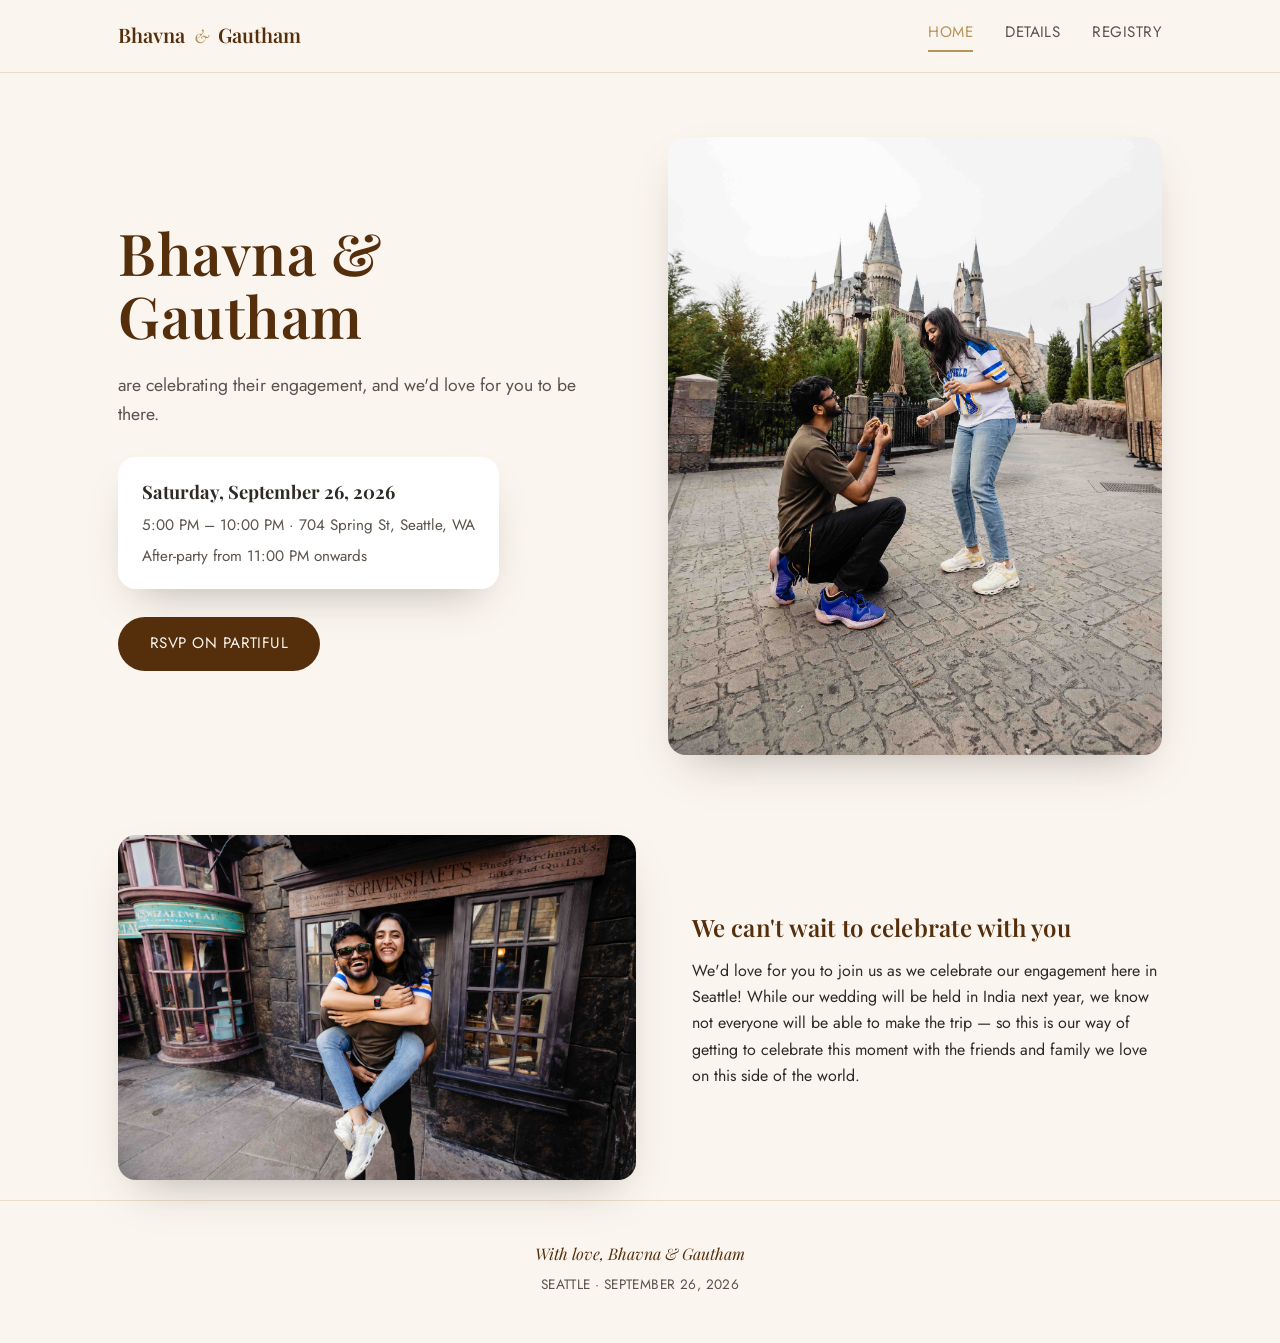
<file: index.html>
<!DOCTYPE html>
<html lang="en">
<head>
  <meta charset="UTF-8">
  <meta name="viewport" content="width=device-width, initial-scale=1.0">
  <title>Bhavna &amp; Gautham | Engagement Party</title>
  <meta name="description" content="Join Bhavna &amp; Gautham to celebrate their engagement in Seattle on September 26, 2026.">

  <meta property="og:type" content="website">
  <meta property="og:title" content="Bhavna &amp; Gautham | Engagement Party">
  <meta property="og:description" content="Join us to celebrate our engagement in Seattle! Saturday, September 26, 2026.">
  <meta property="og:image" content="https://bhavnaandgautham.com/assets/preview-image.png">
  <meta property="og:url" content="https://bhavnaandgautham.com/">
  <meta name="twitter:card" content="summary_large_image">
  <meta name="twitter:title" content="Bhavna &amp; Gautham | Engagement Party">
  <meta name="twitter:description" content="Join us to celebrate our engagement in Seattle! Saturday, September 26, 2026.">
  <meta name="twitter:image" content="https://bhavnaandgautham.com/assets/preview-image.png">

  <link rel="icon" href="data:image/svg+xml,<svg xmlns=%22http://www.w3.org/2000/svg%22 viewBox=%220 0 100 100%22><text y=%22.9em%22 font-size=%2290%22>💛</text></svg>">
  <link rel="stylesheet" href="css/style.css">
</head>
<body>

  <header class="site-header">
    <div class="nav-wrap">
      <a href="/" class="logo">Bhavna <span>&amp;</span> Gautham</a>
      <nav class="site-nav">
        <a href="/" class="nav-link active">Home</a>
        <a href="details" class="nav-link">Details</a>
        <a href="registry" class="nav-link">Registry</a>
      </nav>
      <button class="nav-toggle" aria-label="Toggle navigation">&#9776;</button>
    </div>
  </header>

  <main>
    <section class="hero">
      <div class="hero-text">
        <h1>Bhavna &amp; Gautham</h1>
        <p class="hero-tagline">are celebrating their engagement, and we'd love for you to be there.</p>
        <div class="hero-meta">
          <strong>Saturday, September 26, 2026</strong>
          <span class="meta-sub">5:00 PM &ndash; 10:00 PM &middot; 704 Spring St, Seattle, WA</span>
          <span class="meta-sub">After-party from 11:00 PM onwards</span>
        </div>
        <div>
          <a href="https://partiful.com/e/ss4hcZHMUHdsWufVCjT6" class="btn btn-primary" target="_blank" rel="noopener">RSVP on Partiful</a>
        </div>
      </div>
      <div class="hero-image">
        <img src="assets/proposal-home-page-portrait.jpeg" alt="Gautham proposing to Bhavna in front of Hogwarts castle" loading="eager">
      </div>
    </section>

    <section class="welcome">
      <div class="welcome-image">
        <img src="assets/proposal-home-page-landscape.jpeg" alt="Bhavna and Gautham laughing together after getting engaged" loading="lazy">
      </div>
      <div class="welcome-text">
        <h2>We can't wait to celebrate with you</h2>
        <p>
          We'd love for you to join us as we celebrate our engagement here in Seattle! While our wedding will be
          held in India next year, we know not everyone will be able to make the trip &mdash; so this is our way of
          getting to celebrate this moment with the friends and family we love on this side of the world.
        </p>
      </div>
    </section>
  </main>

  <footer class="site-footer">
    <p>With love, Bhavna &amp; Gautham</p>
    <p class="footer-sub">Seattle &middot; September 26, 2026</p>
  </footer>

  <script src="js/main.js"></script>
</body>
</html>
</file>
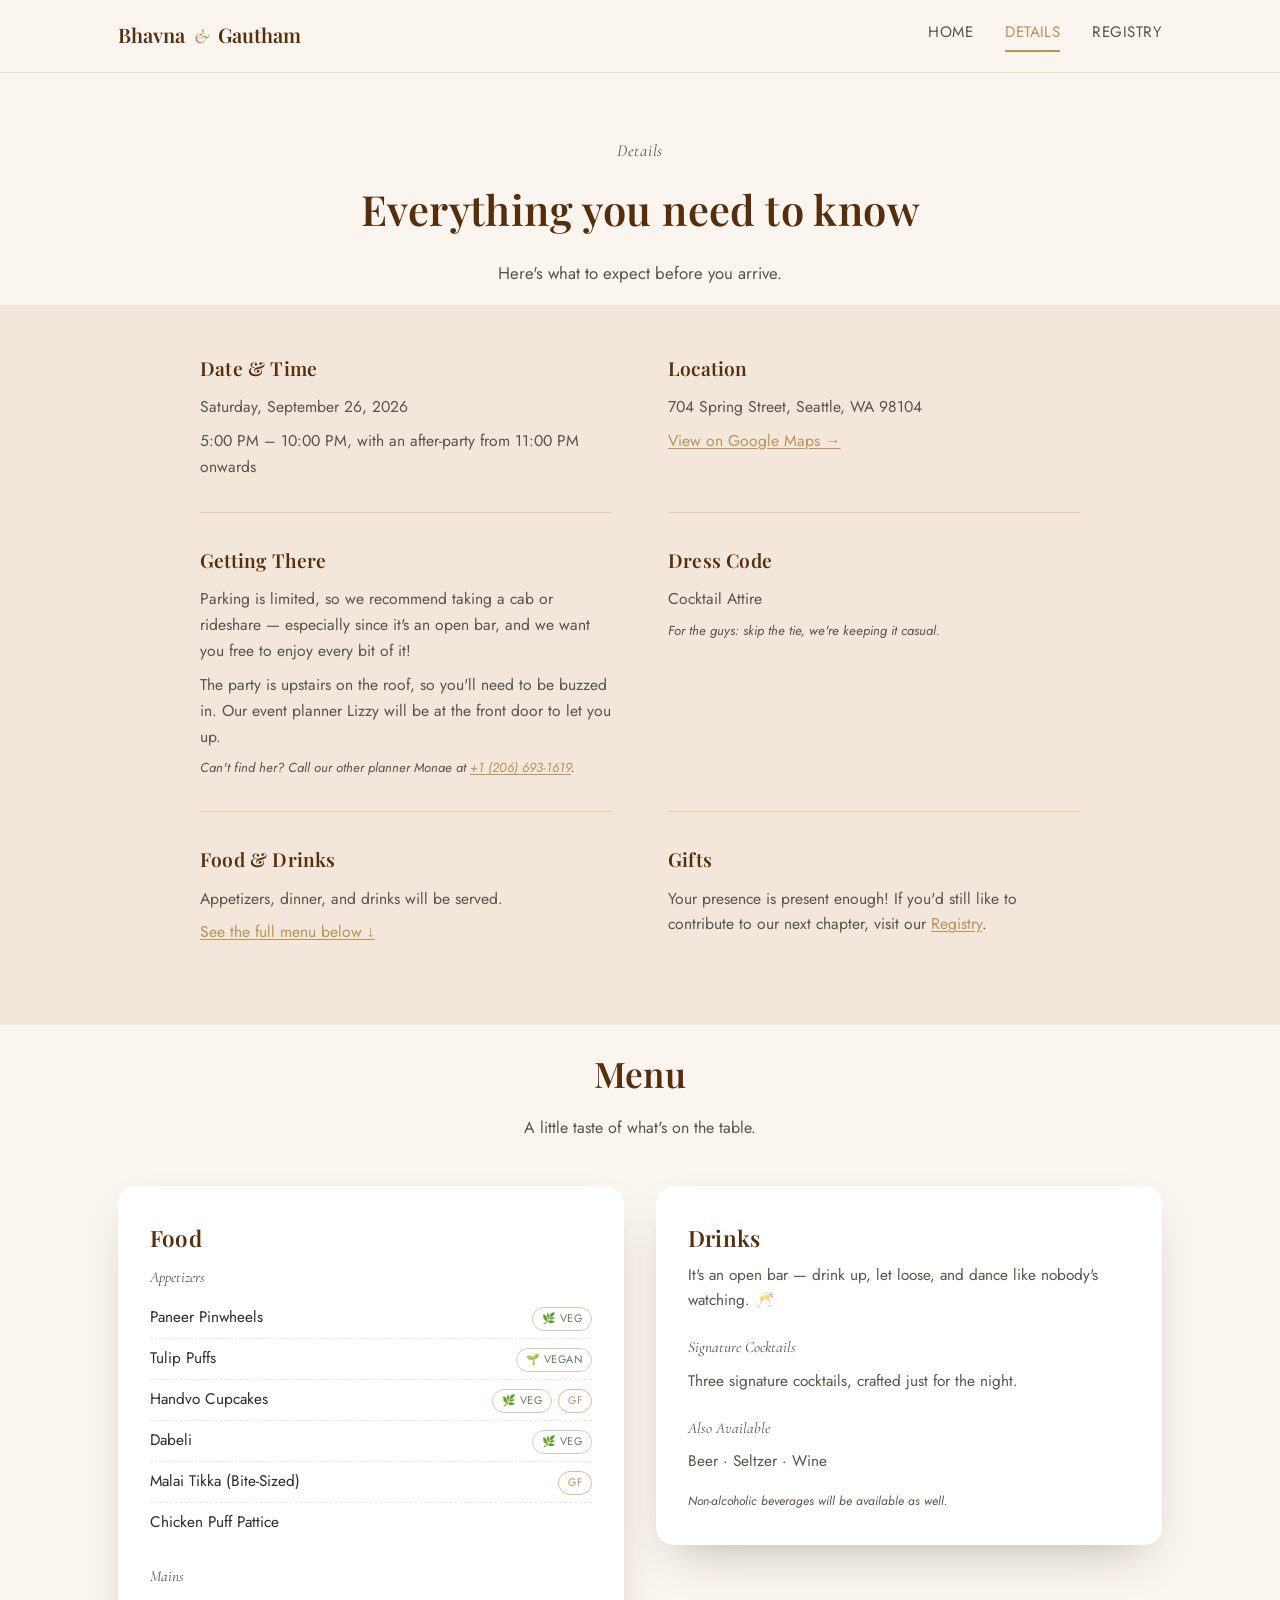
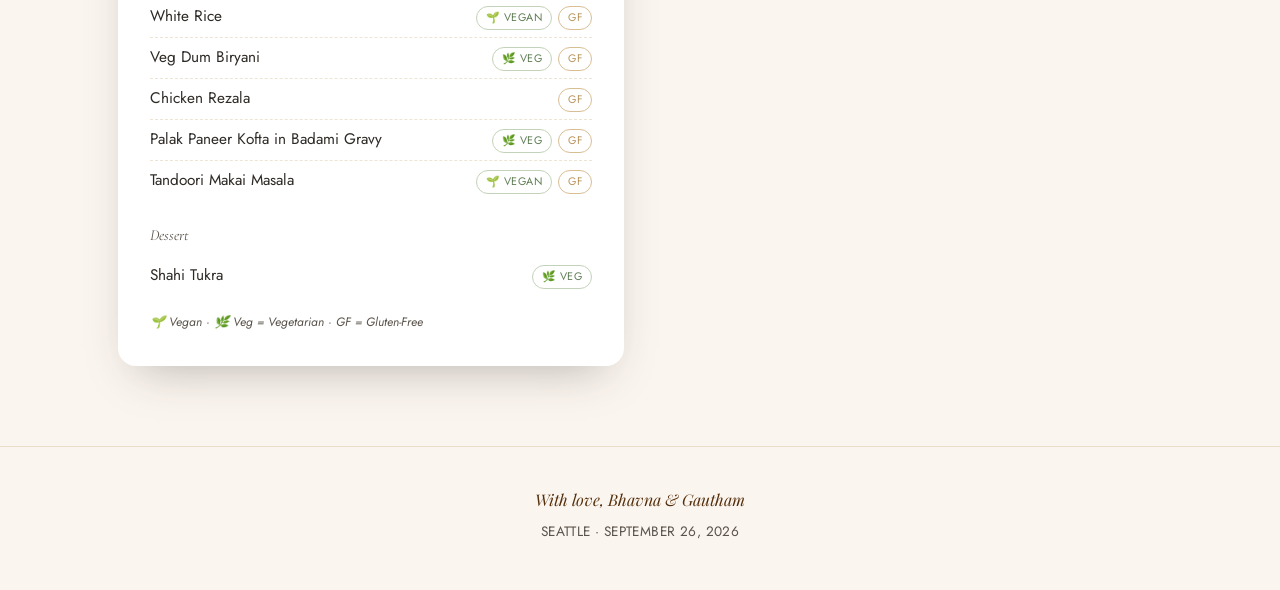
<file: details.html>
<!DOCTYPE html>
<html lang="en">
<head>
  <meta charset="UTF-8">
  <meta name="viewport" content="width=device-width, initial-scale=1.0">
  <title>Details | Bhavna &amp; Gautham</title>
  <meta name="description" content="Everything you need to know about Bhavna &amp; Gautham's engagement party.">

  <meta property="og:type" content="website">
  <meta property="og:title" content="Details | Bhavna &amp; Gautham">
  <meta property="og:description" content="Everything you need to know about Bhavna &amp; Gautham's engagement party.">
  <meta property="og:image" content="https://bhavnaandgautham.com/assets/preview-image.png">
  <meta property="og:url" content="https://bhavnaandgautham.com/details">
  <meta name="twitter:card" content="summary_large_image">
  <meta name="twitter:title" content="Details | Bhavna &amp; Gautham">
  <meta name="twitter:description" content="Everything you need to know about Bhavna &amp; Gautham's engagement party.">
  <meta name="twitter:image" content="https://bhavnaandgautham.com/assets/preview-image.png">

  <link rel="icon" href="data:image/svg+xml,<svg xmlns=%22http://www.w3.org/2000/svg%22 viewBox=%220 0 100 100%22><text y=%22.9em%22 font-size=%2290%22>💛</text></svg>">
  <link rel="stylesheet" href="css/style.css">
</head>
<body>

  <header class="site-header">
    <div class="nav-wrap">
      <a href="/" class="logo">Bhavna <span>&amp;</span> Gautham</a>
      <nav class="site-nav">
        <a href="/" class="nav-link">Home</a>
        <a href="details" class="nav-link active">Details</a>
        <a href="registry" class="nav-link">Registry</a>
      </nav>
      <button class="nav-toggle" aria-label="Toggle navigation">&#9776;</button>
    </div>
  </header>

  <main>
    <section class="page-intro">
      <p class="eyebrow">Details</p>
      <h1>Everything you need to know</h1>
      <p>Here's what to expect before you arrive.</p>
    </section>

    <section class="details">
      <div class="container">
        <div class="details-list">

          <div class="detail-row">
            <div class="detail-label">
              <h3>Date &amp; Time</h3>
            </div>
            <div class="detail-content">
              <p>Saturday, September 26, 2026</p>
              <p>5:00 PM &ndash; 10:00 PM, with an after-party from 11:00 PM onwards</p>
            </div>
          </div>

          <div class="detail-row">
            <div class="detail-label">
              <h3>Location</h3>
            </div>
            <div class="detail-content">
              <p>704 Spring Street, Seattle, WA 98104</p>
              <p><a href="https://maps.app.goo.gl/84meGkMfRiw7cYow9" target="_blank" rel="noopener">View on Google Maps &rarr;</a></p>
            </div>
          </div>

          <div class="detail-row">
            <div class="detail-label">
              <h3>Getting There</h3>
            </div>
            <div class="detail-content">
              <p>Parking is limited, so we recommend taking a cab or rideshare &mdash; especially since it's an open bar, and we want you free to enjoy every bit of it!</p>
              <p>The party is upstairs on the roof, so you'll need to be buzzed in. Our event planner Lizzy will be at the front door to let you up.</p>
              <p class="footnote">Can't find her? Call our other planner Monae at <a href="tel:+12066931619">+1 (206) 693-1619</a>.</p>
            </div>
          </div>

          <div class="detail-row">
            <div class="detail-label">
              <h3>Dress Code</h3>
            </div>
            <div class="detail-content">
              <p>Cocktail Attire</p>
              <p class="footnote">For the guys: skip the tie, we're keeping it casual.</p>
            </div>
          </div>

          <div class="detail-row">
            <div class="detail-label">
              <h3>Food &amp; Drinks</h3>
            </div>
            <div class="detail-content">
              <p>Appetizers, dinner, and drinks will be served.</p>
              <p><a href="#menu">See the full menu below &darr;</a></p>
            </div>
          </div>

          <div class="detail-row">
            <div class="detail-label">
              <h3>Gifts</h3>
            </div>
            <div class="detail-content">
              <p>Your presence is present enough! If you'd still like to contribute to our next chapter, visit our <a href="registry">Registry</a>.</p>
            </div>
          </div>

        </div>
      </div>
    </section>

    <section class="menu-section" id="menu">
      <div class="container">
        <h2>Menu</h2>
        <p class="section-sub">A little taste of what's on the table.</p>
        <div class="menu-grid">

          <div class="menu-card">
            <h3>Food</h3>

            <p class="menu-subhead">Appetizers</p>
            <ul class="menu-list">
              <li><span>Paneer Pinwheels</span><span class="tags"><span class="diet-tag tag-veg">🌿 Veg</span></span></li>
              <li><span>Tulip Puffs</span><span class="tags"><span class="diet-tag tag-vegan">🌱 Vegan</span></span></li>
              <li><span>Handvo Cupcakes</span><span class="tags"><span class="diet-tag tag-veg">🌿 Veg</span><span class="diet-tag">GF</span></span></li>
              <li><span>Dabeli</span><span class="tags"><span class="diet-tag tag-veg">🌿 Veg</span></span></li>
              <li><span>Malai Tikka (Bite-Sized)</span><span class="tags"><span class="diet-tag">GF</span></span></li>
              <li><span>Chicken Puff Pattice</span></li>
            </ul>

            <p class="menu-subhead">Mains</p>
            <ul class="menu-list">
              <li><span>White Rice</span><span class="tags"><span class="diet-tag tag-vegan">🌱 Vegan</span><span class="diet-tag">GF</span></span></li>
              <li><span>Veg Dum Biryani</span><span class="tags"><span class="diet-tag tag-veg">🌿 Veg</span><span class="diet-tag">GF</span></span></li>
              <li><span>Chicken Rezala</span><span class="tags"><span class="diet-tag">GF</span></span></li>
              <li><span>Palak Paneer Kofta in Badami Gravy</span><span class="tags"><span class="diet-tag tag-veg">🌿 Veg</span><span class="diet-tag">GF</span></span></li>
              <li><span>Tandoori Makai Masala</span><span class="tags"><span class="diet-tag tag-vegan">🌱 Vegan</span><span class="diet-tag">GF</span></span></li>
            </ul>

            <p class="menu-subhead">Dessert</p>
            <ul class="menu-list">
              <li><span>Shahi Tukra</span><span class="tags"><span class="diet-tag tag-veg">🌿 Veg</span></span></li>
            </ul>

            <p class="menu-note">🌱 Vegan &middot; 🌿 Veg = Vegetarian &middot; GF = Gluten-Free</p>
          </div>

          <div class="menu-card">
            <h3>Drinks</h3>
            <p>It's an open bar &mdash; drink up, let loose, and dance like nobody's watching. 🥂</p>

            <p class="menu-subhead">Signature Cocktails</p>
            <p>Three signature cocktails, crafted just for the night.</p>

            <p class="menu-subhead">Also Available</p>
            <p>Beer &middot; Seltzer &middot; Wine</p>
            <p class="menu-note">Non-alcoholic beverages will be available as well.</p>
          </div>

        </div>
      </div>
    </section>
  </main>

  <footer class="site-footer">
    <p>With love, Bhavna &amp; Gautham</p>
    <p class="footer-sub">Seattle &middot; September 26, 2026</p>
  </footer>

  <script src="js/main.js"></script>
</body>
</html>
</file>
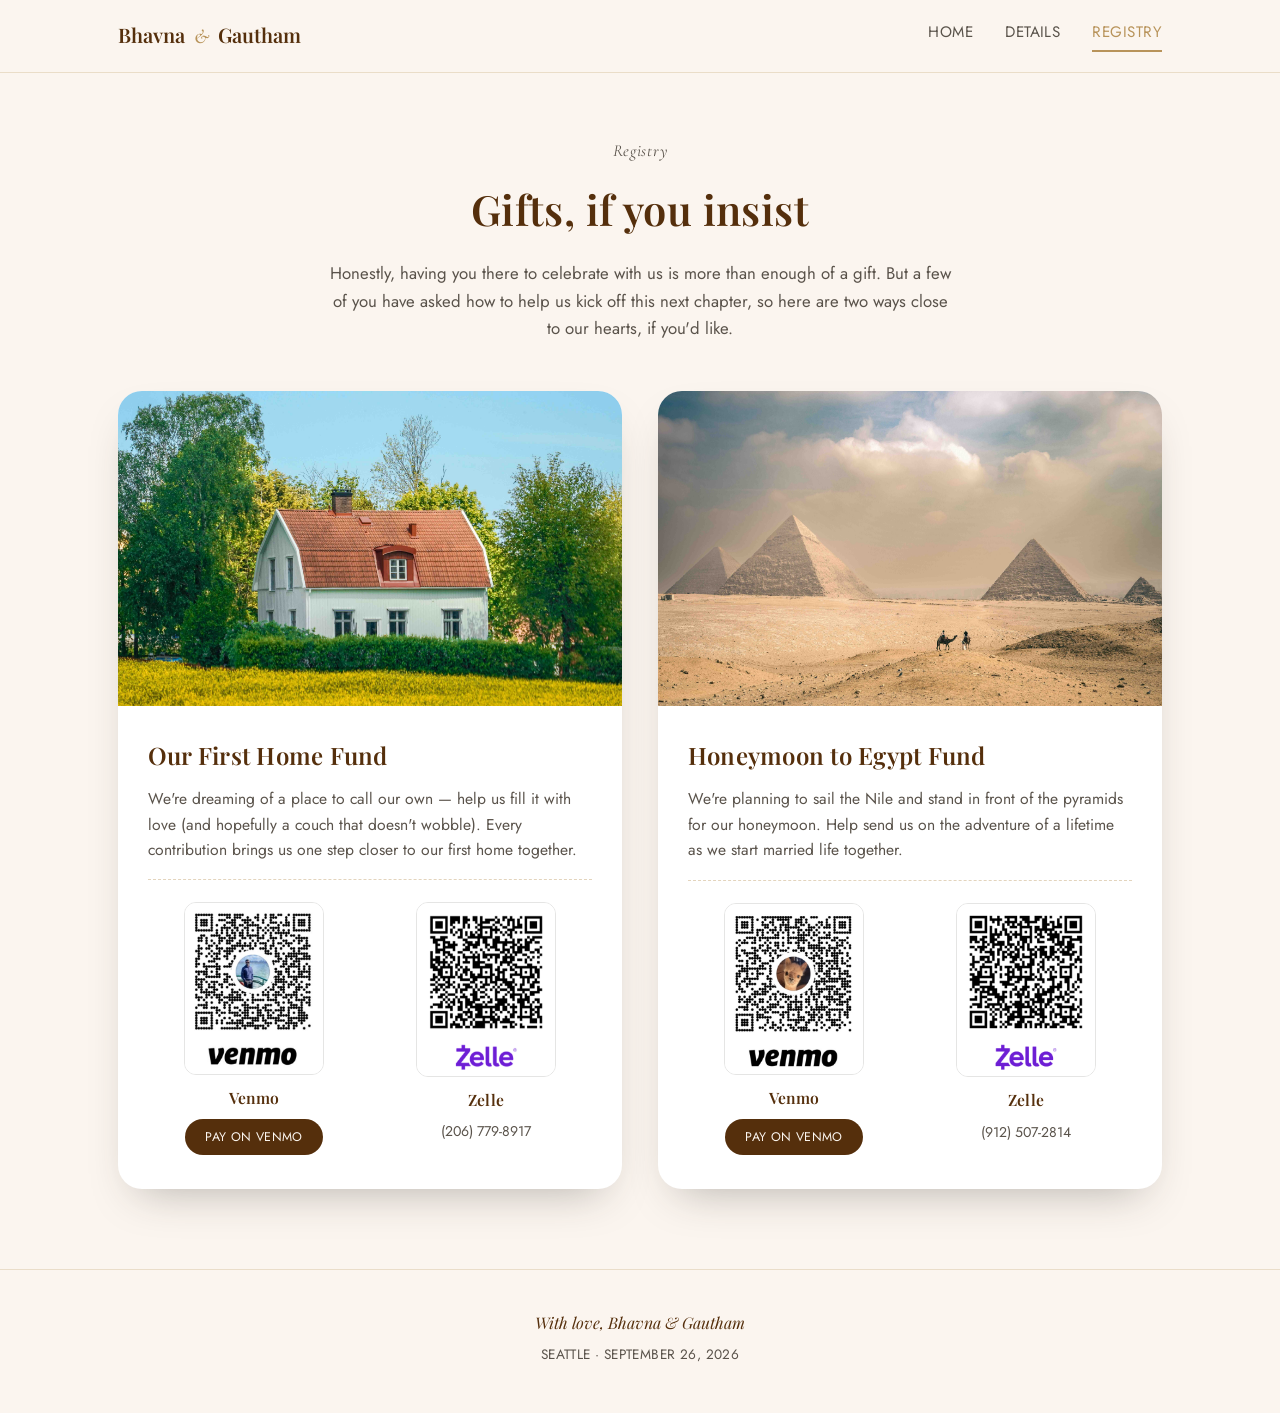
<file: registry.html>
<!DOCTYPE html>
<html lang="en">
<head>
  <meta charset="UTF-8">
  <meta name="viewport" content="width=device-width, initial-scale=1.0">
  <title>Registry | Bhavna &amp; Gautham</title>
  <meta name="description" content="Ways to help Bhavna &amp; Gautham celebrate their next chapter.">

  <meta property="og:type" content="website">
  <meta property="og:title" content="Registry | Bhavna &amp; Gautham">
  <meta property="og:description" content="Ways to help Bhavna &amp; Gautham celebrate their next chapter.">
  <meta property="og:image" content="https://bhavnaandgautham.com/assets/preview-image.png">
  <meta property="og:url" content="https://bhavnaandgautham.com/registry">
  <meta name="twitter:card" content="summary_large_image">
  <meta name="twitter:title" content="Registry | Bhavna &amp; Gautham">
  <meta name="twitter:description" content="Ways to help Bhavna &amp; Gautham celebrate their next chapter.">
  <meta name="twitter:image" content="https://bhavnaandgautham.com/assets/preview-image.png">

  <link rel="icon" href="data:image/svg+xml,<svg xmlns=%22http://www.w3.org/2000/svg%22 viewBox=%220 0 100 100%22><text y=%22.9em%22 font-size=%2290%22>💛</text></svg>">
  <link rel="stylesheet" href="css/style.css">
</head>
<body>

  <header class="site-header">
    <div class="nav-wrap">
      <a href="/" class="logo">Bhavna <span>&amp;</span> Gautham</a>
      <nav class="site-nav">
        <a href="/" class="nav-link">Home</a>
        <a href="details" class="nav-link">Details</a>
        <a href="registry" class="nav-link active">Registry</a>
      </nav>
      <button class="nav-toggle" aria-label="Toggle navigation">&#9776;</button>
    </div>
  </header>

  <main>
    <section class="page-intro">
      <p class="eyebrow">Registry</p>
      <h1>Gifts, if you insist</h1>
      <p>
        Honestly, having you there to celebrate with us is more than enough of a gift. But a few of you have
        asked how to help us kick off this next chapter, so here are two ways close to our hearts, if you'd like.
      </p>
    </section>

    <section class="registry-grid">

      <div class="registry-card">
        <div class="registry-image">
          <img src="assets/registry-home.jpeg" alt="A charming house in a countryside field" loading="lazy">
        </div>
        <div class="registry-body">
          <h2>Our First Home Fund</h2>
          <p>
            We're dreaming of a place to call our own &mdash; help us fill it with love (and hopefully a couch
            that doesn't wobble). Every contribution brings us one step closer to our first home together.
          </p>
          <div class="payment-methods">
            <div class="payment-method">
              <img src="assets/gautham-venmo.png" alt="Venmo QR code for Gautham">
              <h4>Venmo</h4>
              <a href="https://venmo.com/u/Gautham-K" class="btn btn-primary" target="_blank" rel="noopener">Pay on Venmo</a>
            </div>
            <div class="payment-method">
              <img src="assets/gautham-zelle.png" alt="Zelle QR code for Gautham">
              <h4>Zelle</h4>
              <p>(206) 779-8917</p>
            </div>
          </div>
        </div>
      </div>

      <div class="registry-card">
        <div class="registry-image">
          <img src="assets/registery-egypt.jpeg" alt="The pyramids of Giza in Egypt" loading="lazy">
        </div>
        <div class="registry-body">
          <h2>Honeymoon to Egypt Fund</h2>
          <p>
            We're planning to sail the Nile and stand in front of the pyramids for our honeymoon. Help send us
            on the adventure of a lifetime as we start married life together.
          </p>
          <div class="payment-methods">
            <div class="payment-method">
              <img src="assets/bhavna-venmo.png" alt="Venmo QR code for Bhavna">
              <h4>Venmo</h4>
              <a href="https://venmo.com/u/Bhavna-Bhavanishankar" class="btn btn-primary" target="_blank" rel="noopener">Pay on Venmo</a>
            </div>
            <div class="payment-method">
              <img src="assets/bhavna-zelle.png" alt="Zelle QR code for Bhavna">
              <h4>Zelle</h4>
              <p>(912) 507-2814</p>
            </div>
          </div>
        </div>
      </div>

    </section>
  </main>

  <footer class="site-footer">
    <p>With love, Bhavna &amp; Gautham</p>
    <p class="footer-sub">Seattle &middot; September 26, 2026</p>
  </footer>

  <script src="js/main.js"></script>
</body>
</html>
</file>
<file: css/style.css>
@import url('https://fonts.googleapis.com/css2?family=Playfair+Display:ital,wght@0,500;0,600;0,700;1,500&family=Cormorant+Garamond:ital,wght@0,500;1,500&family=Jost:wght@300;400;500;600&display=swap');

:root {
  --cream: #fbf5ef;
  --cream-dark: #f2e7da;
  --charcoal: #2e2a26;
  --charcoal-soft: #5a534b;
  --gold: #b8935a;
  --gold-light: #d9be94;
  --blush: #e7b9b0;
  --terracotta: #c07856;
  --sage: #5f7d54;
  --sage-light: #c3d3b9;
  --taupe: #552f0c;
  --white: #ffffff;
  --shadow: 0 20px 45px -20px rgba(46, 42, 38, 0.35);
  --radius: 18px;
  --max-width: 1100px;
}

* { box-sizing: border-box; }

html { scroll-behavior: smooth; }

body {
  margin: 0;
  font-family: 'Jost', sans-serif;
  background: var(--cream);
  color: var(--charcoal);
  line-height: 1.65;
  -webkit-font-smoothing: antialiased;
}

h1, h2, h3, h4 {
  font-family: 'Playfair Display', serif;
  font-weight: 600;
  color: var(--taupe);
  margin: 0 0 0.4em;
  letter-spacing: 0.01em;
}

p { margin: 0 0 1em; }

a { color: inherit; }

img { max-width: 100%; display: block; }

.container {
  max-width: var(--max-width);
  margin: 0 auto;
  padding: 0 28px;
}

.eyebrow {
  font-family: 'Cormorant Garamond', serif;
  font-style: italic;
  font-size: 1.35rem;
  color: var(--gold);
  letter-spacing: 0.04em;
  margin-bottom: 0.6em;
}

/* Header / Nav */
.site-header {
  position: sticky;
  top: 0;
  z-index: 50;
  background: rgba(251, 245, 239, 0.9);
  backdrop-filter: blur(8px);
  border-bottom: 1px solid rgba(184, 147, 90, 0.25);
}

.nav-wrap {
  max-width: var(--max-width);
  margin: 0 auto;
  padding: 18px 28px;
  display: flex;
  align-items: center;
  justify-content: space-between;
}

.logo {
  font-family: 'Playfair Display', serif;
  font-size: 1.25rem;
  font-weight: 600;
  text-decoration: none;
  color: var(--taupe);
  transition: color 0.2s;
}

.logo:hover {
  color: var(--gold);
}

.logo span {
  color: var(--gold);
  font-style: italic;
  font-family: 'Cormorant Garamond', serif;
  margin: 0 4px;
}

.site-nav {
  display: flex;
  gap: 32px;
}

.nav-link {
  text-decoration: none;
  color: var(--charcoal-soft);
  font-size: 0.95rem;
  letter-spacing: 0.03em;
  text-transform: uppercase;
  padding-bottom: 4px;
  border-bottom: 2px solid transparent;
  transition: color 0.2s, border-color 0.2s;
}

.nav-link:hover,
.nav-link.active {
  color: var(--gold);
  border-color: var(--gold);
}

/* Buttons */
.btn {
  display: inline-block;
  padding: 14px 32px;
  border-radius: 999px;
  text-decoration: none;
  font-size: 0.95rem;
  letter-spacing: 0.03em;
  text-transform: uppercase;
  transition: transform 0.2s, box-shadow 0.2s, background 0.2s;
}

.btn-primary {
  background: var(--taupe);
  color: var(--cream);
}

.btn-primary:hover {
  background: var(--gold);
  transform: translateY(-2px);
  box-shadow: var(--shadow);
}

.btn-outline {
  border: 1.5px solid var(--charcoal);
  color: var(--charcoal);
}

.btn-outline:hover {
  background: var(--charcoal);
  color: var(--cream);
}

/* Hero */
.hero {
  display: grid;
  grid-template-columns: 1fr 1fr;
  gap: 56px;
  align-items: center;
  max-width: var(--max-width);
  margin: 0 auto;
  padding: 64px 28px 40px;
}

.hero-text h1 {
  font-size: clamp(2.4rem, 5vw, 3.6rem);
  line-height: 1.1;
}

.hero-tagline {
  font-size: 1.1rem;
  color: var(--charcoal-soft);
  margin-bottom: 1.6em;
}

.hero-meta {
  background: var(--white);
  border-radius: var(--radius);
  padding: 20px 24px;
  margin-bottom: 28px;
  box-shadow: var(--shadow);
  display: inline-flex;
  flex-direction: column;
  gap: 6px;
}

.hero-meta strong {
  font-family: 'Playfair Display', serif;
  font-size: 1.15rem;
}

.hero-meta .meta-sub {
  color: var(--charcoal-soft);
  font-size: 0.95rem;
}

.hero-image img {
  border-radius: var(--radius);
  box-shadow: var(--shadow);
  aspect-ratio: 4 / 5;
  object-fit: cover;
  width: 100%;
}

/* Welcome / story section */
.welcome {
  display: grid;
  grid-template-columns: 1.1fr 1fr;
  gap: 56px;
  align-items: center;
  max-width: var(--max-width);
  margin: 40px auto 20px;
  padding: 0 28px;
}

.welcome-image img {
  border-radius: var(--radius);
  box-shadow: var(--shadow);
  aspect-ratio: 3 / 2;
  object-fit: cover;
  width: 100%;
}

/* Details section */
.details {
  background: var(--cream-dark);
  padding: 48px 0 80px;
}

.section-sub {
  text-align: center;
  color: var(--charcoal-soft);
  max-width: 560px;
  margin: 0 auto 44px;
}

.details-list {
  display: grid;
  grid-template-columns: 1fr 1fr;
  column-gap: 56px;
  max-width: 880px;
  margin: 0 auto;
}

.detail-row {
  padding: 32px 0;
  border-bottom: 1px solid rgba(184, 147, 90, 0.35);
}

.detail-row:nth-child(-n+2) { padding-top: 0; }
.detail-row:nth-last-child(-n+2) { border-bottom: none; padding-bottom: 0; }

.detail-label {
  margin-bottom: 10px;
}

.detail-label h3 {
  margin: 0;
  font-size: 1.2rem;
}

.detail-content p {
  color: var(--charcoal-soft);
  font-size: 0.98rem;
  margin-bottom: 0.5em;
}

.detail-content p:last-child { margin-bottom: 0; }

.detail-content .footnote {
  font-size: 0.82rem;
  font-style: italic;
}

.detail-content a {
  color: var(--gold);
  text-decoration: underline;
  text-underline-offset: 2px;
}

.detail-content a:hover { color: var(--terracotta); }

/* Menu section */
.menu-section {
  padding: 20px 0 80px;
}

.menu-section .container > h2 {
  text-align: center;
  font-size: 2.2rem;
  margin-bottom: 12px;
}

.menu-grid {
  display: grid;
  grid-template-columns: 1fr 1fr;
  gap: 32px;
  align-items: start;
}

.menu-card {
  background: var(--white);
  border-radius: var(--radius);
  padding: 34px 32px;
  box-shadow: var(--shadow);
}

.menu-card h3 {
  font-size: 1.4rem;
  margin-bottom: 6px;
}

.menu-subhead {
  font-family: 'Cormorant Garamond', serif;
  font-style: italic;
  color: var(--gold);
  font-size: 1.05rem;
  margin: 22px 0 8px;
}

.menu-card > .menu-subhead:first-of-type { margin-top: 8px; }

.menu-list {
  list-style: none;
  margin: 0;
  padding: 0;
}

.menu-list li {
  display: flex;
  justify-content: space-between;
  align-items: baseline;
  gap: 12px;
  padding: 7px 0;
  border-bottom: 1px dashed rgba(184, 147, 90, 0.25);
  font-size: 0.96rem;
  color: var(--charcoal);
}

.menu-list li:last-child { border-bottom: none; }

.tags {
  display: flex;
  gap: 6px;
  flex-shrink: 0;
}

.diet-tag {
  font-size: 0.68rem;
  text-transform: uppercase;
  letter-spacing: 0.04em;
  color: var(--gold);
  border: 1px solid var(--gold-light);
  border-radius: 999px;
  padding: 2px 9px;
  flex-shrink: 0;
  white-space: nowrap;
}

.diet-tag.tag-veg,
.diet-tag.tag-vegan {
  color: var(--sage);
  border-color: var(--sage-light);
}

.menu-card .menu-note {
  font-size: 0.76rem;
  font-style: italic;
  color: var(--charcoal-soft);
  margin: 16px 0 0;
}

.menu-card p {
  color: var(--charcoal-soft);
  font-size: 0.96rem;
}

/* Footer */
.site-footer {
  text-align: center;
  padding: 40px 28px 48px;
  border-top: 1px solid rgba(184, 147, 90, 0.25);
}

.site-footer p {
  margin: 0;
  font-family: 'Playfair Display', serif;
  font-style: italic;
  color: var(--taupe);
}

.site-footer .footer-sub {
  font-family: 'Jost', sans-serif;
  font-style: normal;
  font-size: 0.85rem;
  color: var(--charcoal-soft);
  margin-top: 6px;
  letter-spacing: 0.03em;
  text-transform: uppercase;
}

/* Registry page */
.page-intro {
  max-width: 680px;
  margin: 64px auto 8px;
  padding: 0 28px;
  text-align: center;
}

.page-intro h1 { font-size: 2.6rem; }

.page-intro p {
  color: var(--charcoal-soft);
  font-size: 1.05rem;
}

.registry-grid {
  max-width: var(--max-width);
  margin: 48px auto 80px;
  padding: 0 28px;
  display: grid;
  grid-template-columns: 1fr 1fr;
  gap: 36px;
}

.registry-card {
  background: var(--white);
  border-radius: 24px;
  overflow: hidden;
  box-shadow: var(--shadow);
  display: flex;
  flex-direction: column;
}

.registry-image {
  aspect-ratio: 16 / 10;
  overflow: hidden;
}

.registry-image img {
  width: 100%;
  height: 100%;
  object-fit: cover;
}

.registry-body {
  padding: 30px 30px 34px;
  display: flex;
  flex-direction: column;
  flex: 1;
}

.registry-body h2 {
  font-size: 1.5rem;
  margin-bottom: 10px;
}

.registry-body p {
  color: var(--charcoal-soft);
  font-size: 0.98rem;
}

.payment-methods {
  margin-top: auto;
  padding-top: 22px;
  border-top: 1px dashed rgba(184, 147, 90, 0.4);
  display: grid;
  grid-template-columns: 1fr 1fr;
  gap: 20px;
}

.payment-method {
  text-align: center;
}

.payment-method img {
  width: 100%;
  max-width: 140px;
  border-radius: 12px;
  border: 1px solid rgba(46, 42, 38, 0.12);
  margin: 0 auto 10px;
}

.payment-method h4 {
  font-family: 'Playfair Display', serif;
  font-size: 0.98rem;
  margin: 0 0 8px;
}

.payment-method p {
  font-size: 0.88rem;
  color: var(--charcoal-soft);
  margin: 0;
}

.payment-method .btn {
  padding: 8px 20px;
  font-size: 0.78rem;
}

/* Mobile nav toggle */
.nav-toggle {
  display: none;
  background: none;
  border: none;
  font-size: 1.5rem;
  cursor: pointer;
  color: var(--charcoal);
}

/* Responsive */
@media (max-width: 860px) {
  .hero, .welcome, .registry-grid, .menu-grid, .details-list {
    grid-template-columns: 1fr;
  }
  .hero-image { order: -1; }
  .detail-row:nth-child(-n+2) { padding-top: 32px; }
  .detail-row:first-child { padding-top: 0; }
  .detail-row:nth-last-child(2) {
    border-bottom: 1px solid rgba(184, 147, 90, 0.35);
    padding-bottom: 32px;
  }
}

@media (max-width: 640px) {
  .detail-row { padding: 28px 0; }
  .nav-wrap { padding: 16px 20px; }
  .site-nav {
    position: absolute;
    top: 100%;
    left: 0;
    right: 0;
    background: var(--cream);
    flex-direction: column;
    gap: 0;
    display: none;
    border-bottom: 1px solid rgba(184, 147, 90, 0.25);
  }
  .site-nav.open { display: flex; }
  .site-nav .nav-link {
    padding: 16px 24px;
    border-bottom: 1px solid rgba(184, 147, 90, 0.15);
  }
  .nav-toggle { display: block; }
  .hero { padding-top: 40px; }
}
</file>
